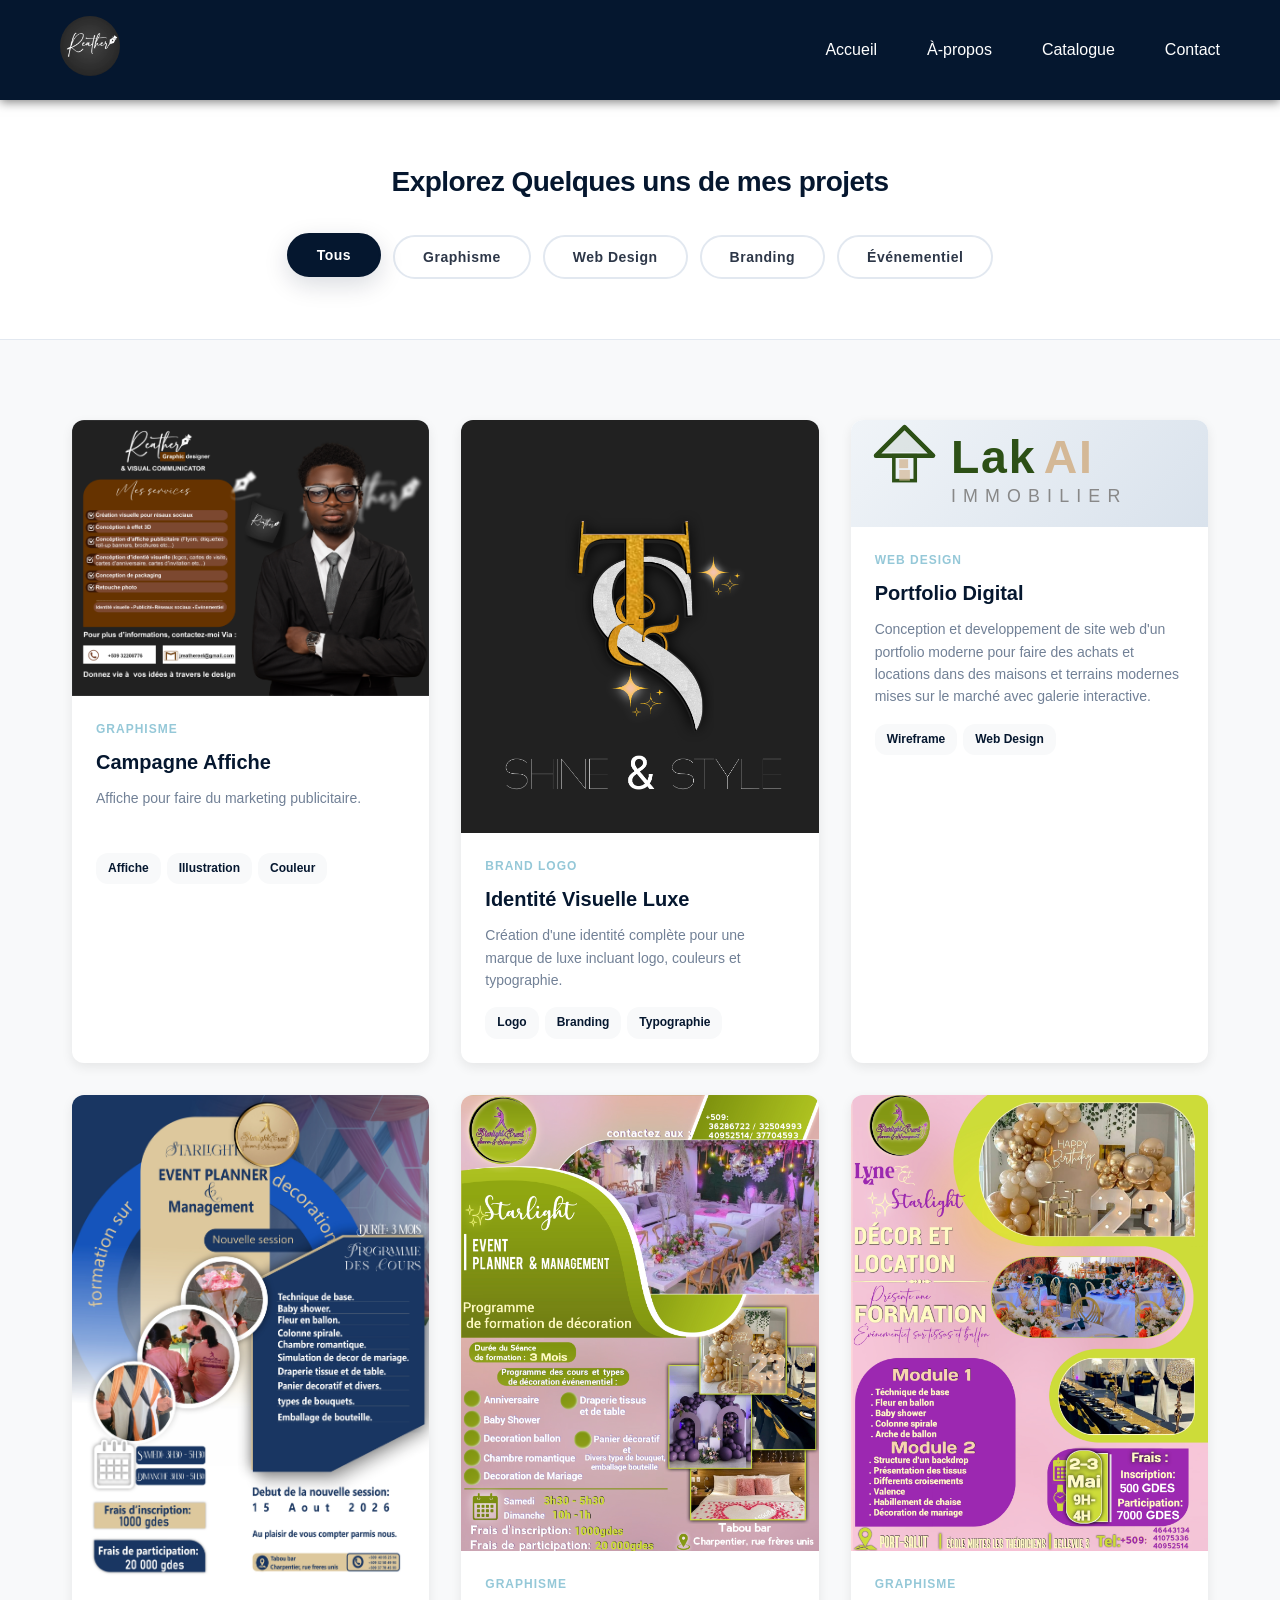
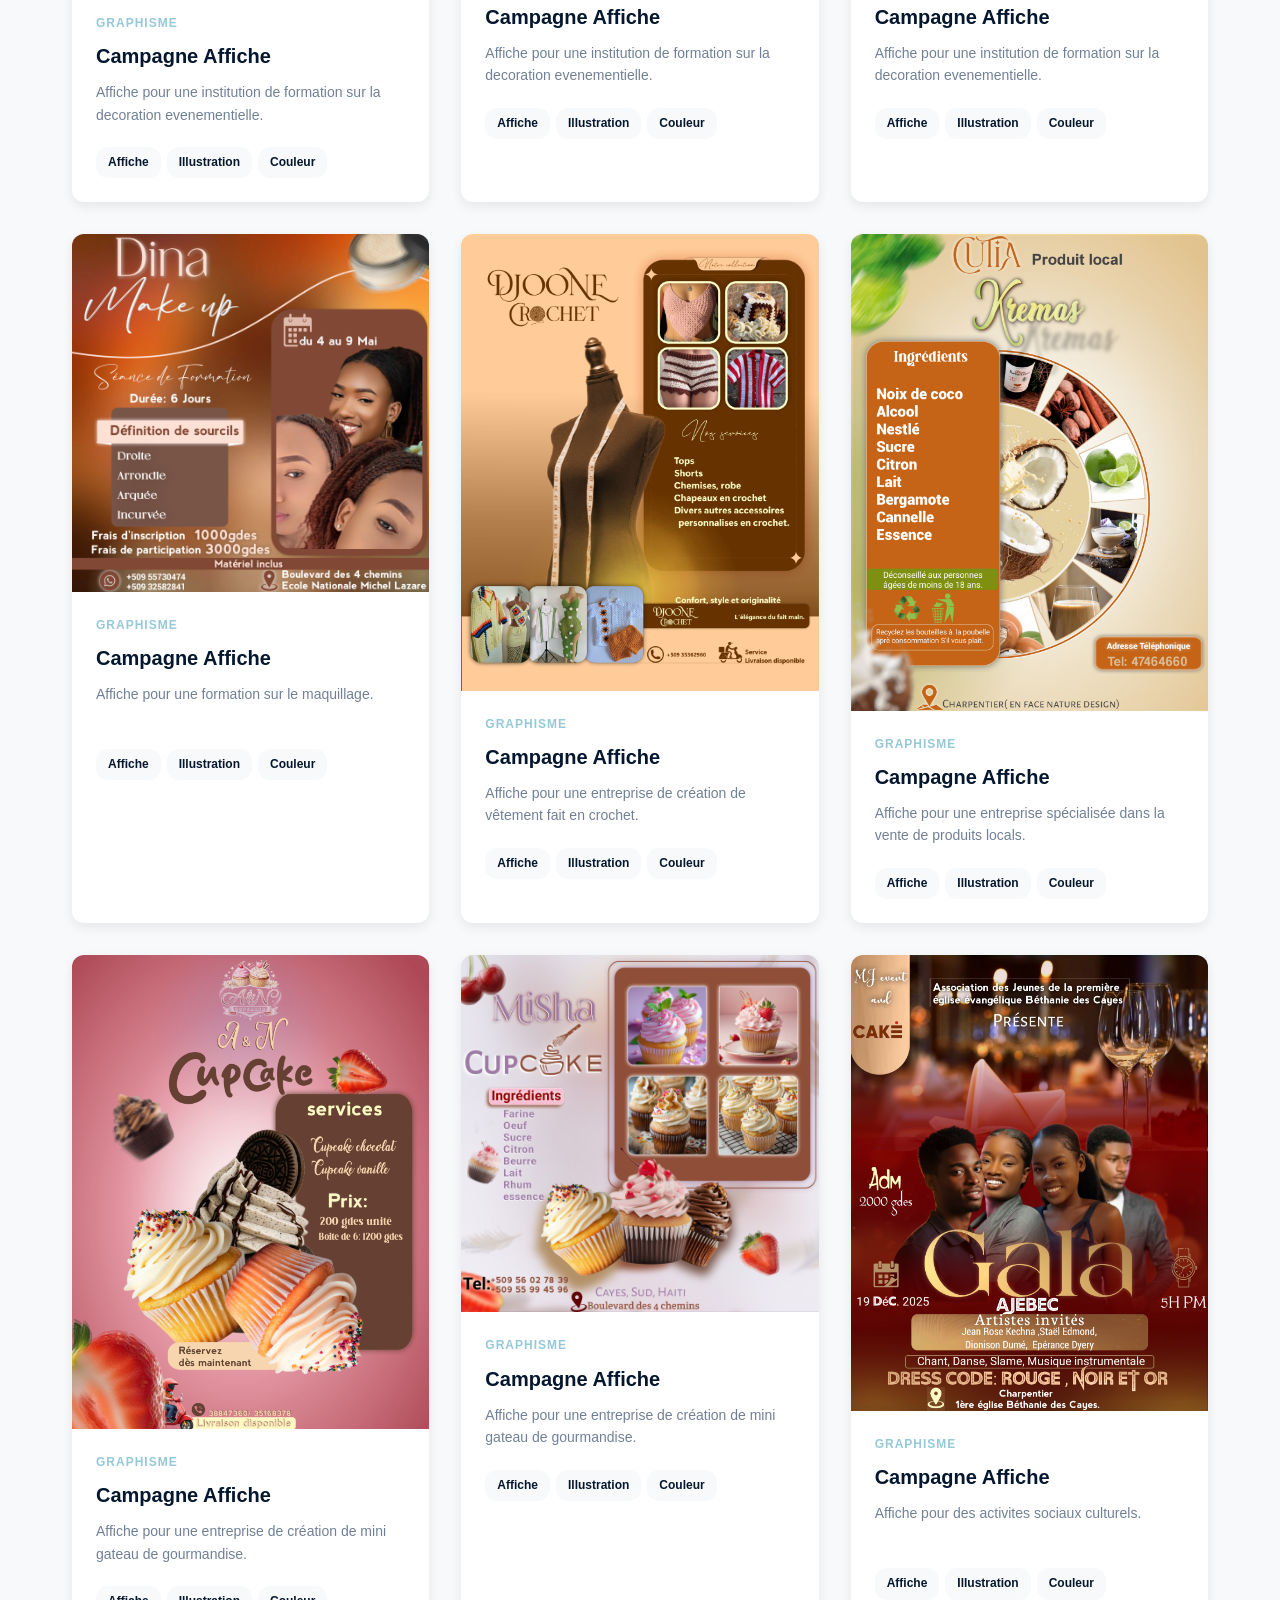
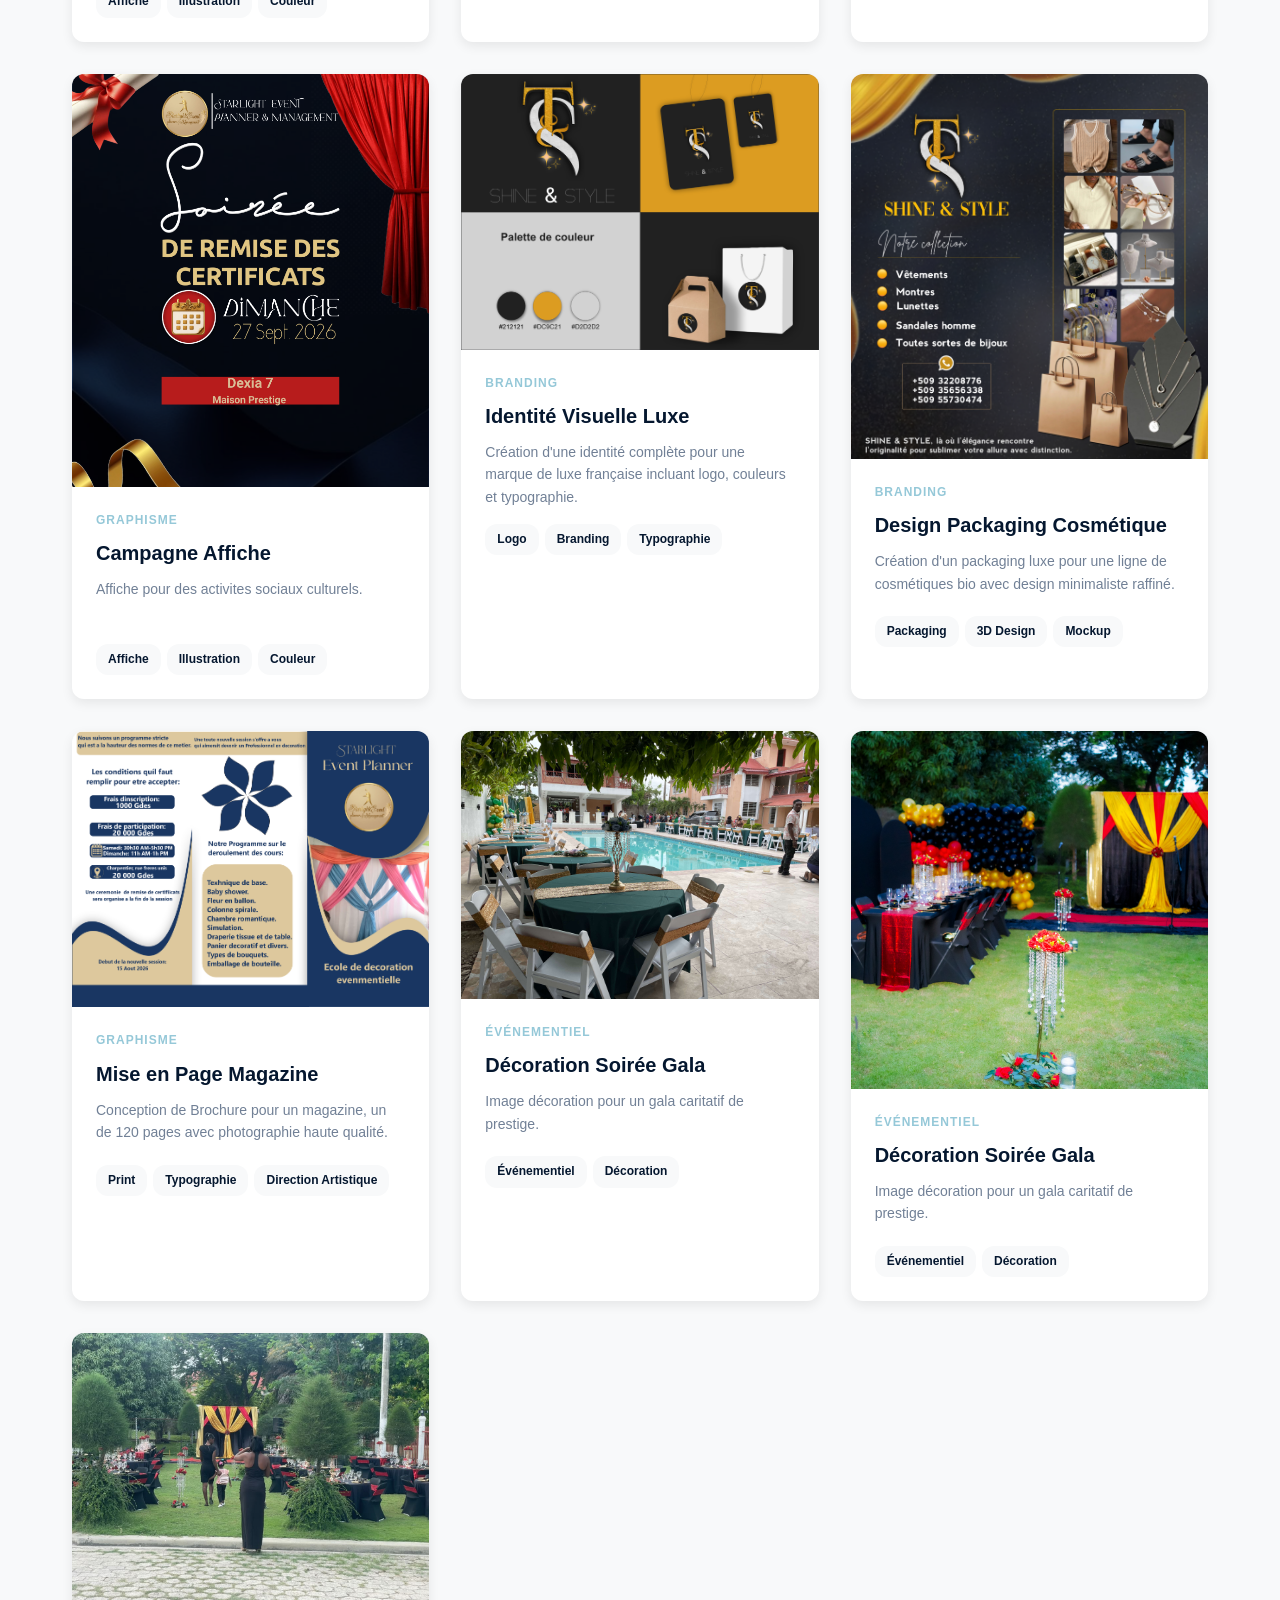
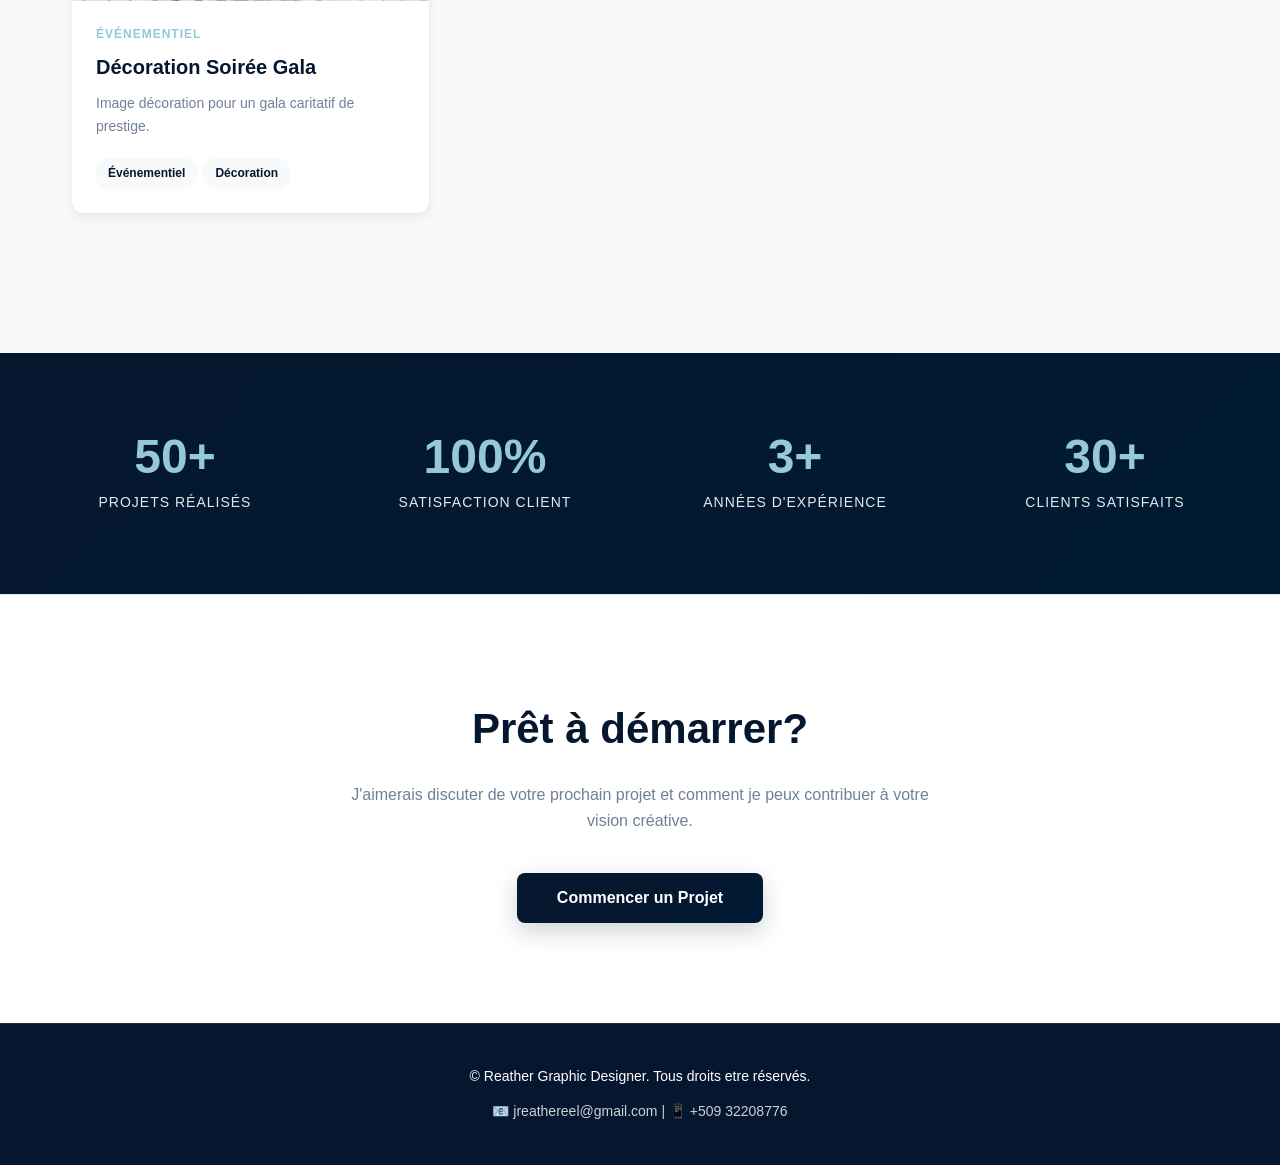
<file: travaux.html>
<!DOCTYPE html>
<html lang="fr">
<head>
    <meta charset="UTF-8">
    <meta name="viewport" content="width=device-width, initial-scale=1.0">
    <title>Mes Travaux - Reather Graphic Designer</title>
    <link rel="stylesheet" href="css/travaux.css">
    <link rel="stylesheet" href="css/style-responsive.css">
</head>
<body class="tete" >
     <header class="navbar">
        <div class="logo">
            <img src="image/Mon logo.jpg" alt="Logo Reathereel">
        </div>
        
        <nav>
            <ul class="nav_bar">
                <li><a href="index.html">Accueil</a></li>
                <li><a href="a-propos.html">À-propos</a></li>
                <li><a href="travaux.html">Catalogue</a></li>
                <li><a href="contact.html">Contact</a></li>
            </ul>
        </nav>
        
        <div class="menu-toggle">
            <span></span>
            <span></span>
            <span></span>
        </div>
    </header>

    <main>
        <!-- FILTERS SECTION -->
        <section class="filters-section" id="works">
            <div class="filters-container">
                <div class="filters-title">Explorez Quelques uns de mes projets</div>
                <div class="filter-buttons">
                    <button class="filter-btn active" data-filter="tous">Tous</button>
                    <button class="filter-btn" data-filter="graphisme">Graphisme</button>
                    <button class="filter-btn" data-filter="web">Web Design</button>
                    <button class="filter-btn" data-filter="branding">Branding</button>
                    <button class="filter-btn" data-filter="evenementiel">Événementiel</button>
                </div>
            </div>
        </section>
        


   

        <!-- GALLERY SECTION -->
        <section class="gallery-section">
            <div class="gallery-grid" id="gallery">

                   <!-- Project 1 -->

                 <div class="project-card" data-category="graphisme">
                    <div class="project-image">
                        <img src="image/Branding13.png" alt="Campagne Affiche">
                    </div>
                    <div class="project-info">
                        <div class="project-category">Graphisme</div>
                        <h3 class="project-title">Campagne Affiche</h3>
                        <p class="project-description"> Affiche pour faire du marketing publicitaire.</p>
                        <div class="project-skills">
                            <span class="skill-tag">Affiche</span>
                            <span class="skill-tag">Illustration</span>
                            <span class="skill-tag">Couleur</span>
                        </div>
                    </div>
                </div>
                <!-- Project 1 -->
            
                <div class="project-card" data-category="graphisme">
                    <div class="project-image">
                        <img src="image/logo Shine & Style.jpg" alt="Identity Visuelle Luxe">
                    </div>
                    <div class="project-info">
                        <div class="project-category">Brand logo</div>
                        <h3 class="project-title">Identité Visuelle Luxe</h3>
                        <p class="project-description">Création d'une identité complète pour une marque de luxe incluant logo, couleurs et typographie.</p>
                        <div class="project-skills">
                            <span class="skill-tag">Logo</span>
                            <span class="skill-tag">Branding</span>
                            <span class="skill-tag">Typographie</span>
                        </div>
                    </div>
                </div>
            
         
                 

                <!-- Project 2 -->
                <div class="project-card" data-category="web">
                    <div class="project-image">
                        <img src="image/logo-agrandi.svg" alt="Portfolio Web Design">
                    </div>
                    <div class="project-info">
                        <div class="project-category">Web Design</div>
                        <h3 class="project-title">Portfolio Digital</h3>
                        <p class="project-description">Conception et developpement de  site web d'un portfolio moderne pour faire des achats et locations dans des maisons et terrains modernes mises sur le marché avec galerie interactive.</p>
                        <div class="project-skills">
                            <span class="skill-tag">Wireframe</span>
                            <span class="skill-tag">Web Design</span>
                        </div>
                    </div>
                </div>

                <!-- Project 3 -->
                <div class="project-card" data-category="graphisme">
                    <div class="project-image">
                        <img src="image/Nouvelle session Starlight 15 Aout 2026.jpg" alt="Campagne Affiche">
                    </div>
                    <div class="project-info">
                        <div class="project-category">Graphisme</div>
                        <h3 class="project-title">Campagne Affiche</h3>
                        <p class="project-description"> Affiche pour une institution de formation sur la decoration evenementielle.</p>
                        <div class="project-skills">
                            <span class="skill-tag">Affiche</span>
                            <span class="skill-tag">Illustration</span>
                            <span class="skill-tag">Couleur</span>
                        </div>
                    </div>
                </div>


                 <!-- Project 3 -->
                <div class="project-card" data-category="graphisme">
                    <div class="project-image">
                        <img src="image/campagne publicitaire.jpg" alt="Campagne Affiche">
                    </div>
                    <div class="project-info">
                        <div class="project-category">Graphisme</div>
                        <h3 class="project-title">Campagne Affiche</h3>
                        <p class="project-description"> Affiche pour une institution de formation sur la decoration evenementielle.</p>
                        <div class="project-skills">
                            <span class="skill-tag">Affiche</span>
                            <span class="skill-tag">Illustration</span>
                            <span class="skill-tag">Couleur</span>
                        </div>
                    </div>
                </div>

                

                 <!-- Project 3 -->
                <div class="project-card" data-category="graphisme">
                    <div class="project-image">
                        <img src="image/seminaire.jpg" alt="Campagne Affiche">
                    </div>
                    <div class="project-info">
                        <div class="project-category">Graphisme</div>
                        <h3 class="project-title">Campagne Affiche</h3>
                        <p class="project-description"> Affiche pour une institution de formation sur la decoration evenementielle.</p>
                        <div class="project-skills">
                            <span class="skill-tag">Affiche</span>
                            <span class="skill-tag">Illustration</span>
                            <span class="skill-tag">Couleur</span>
                        </div>
                    </div>
                </div>

                  <!-- Project 3 -->
                <div class="project-card" data-category="graphisme">
                    <div class="project-image">
                        <img src="image/dina-makeup.jpg" alt="Campagne Affiche">
                    </div>
                    <div class="project-info">
                        <div class="project-category">Graphisme</div>
                        <h3 class="project-title">Campagne Affiche</h3>
                        <p class="project-description"> Affiche pour une formation sur le maquillage.</p>
                        <div class="project-skills">
                            <span class="skill-tag">Affiche</span>
                            <span class="skill-tag">Illustration</span>
                            <span class="skill-tag">Couleur</span>
                        </div>
                    </div>
                </div>

                

                <!-- Project 4 -->
                <div class="project-card" data-category="graphisme">
                    <div class="project-image">
                        <img src="image/Jhenny Creation modif.jpg" alt="Campagne Affiche">
                    </div>
                    <div class="project-info">
                        <div class="project-category">Graphisme</div>
                        <h3 class="project-title">Campagne Affiche</h3>
                        <p class="project-description"> Affiche pour une entreprise de création de vêtement fait en crochet.</p>
                        <div class="project-skills">
                            <span class="skill-tag">Affiche</span>
                            <span class="skill-tag">Illustration</span>
                            <span class="skill-tag">Couleur</span>
                        </div>
                    </div>
                </div>

                
                <!-- Project 4 -->
                <div class="project-card" data-category="graphisme">
                    <div class="project-image">
                        <img src="image/kremas.png" alt="Campagne Affiche">
                    </div>
                    <div class="project-info">
                        <div class="project-category">Graphisme</div>
                        <h3 class="project-title">Campagne Affiche</h3>
                        <p class="project-description"> Affiche pour une entreprise spécialisée dans la vente de produits locals.</p>
                        <div class="project-skills">
                            <span class="skill-tag">Affiche</span>
                            <span class="skill-tag">Illustration</span>
                            <span class="skill-tag">Couleur</span>
                        </div>
                    </div>
                </div>

                     <!-- Project 5 -->
                 <div class="project-card" data-category="graphisme">
                    <div class="project-image">
                        <img src="image/affiche cupcake.jpg" alt="Campagne Affiche">
                    </div>
                    <div class="project-info">
                        <div class="project-category">Graphisme</div>
                        <h3 class="project-title">Campagne Affiche</h3>
                        <p class="project-description"> Affiche pour une entreprise de création de mini gateau de gourmandise.</p>
                        <div class="project-skills">
                            <span class="skill-tag">Affiche</span>
                            <span class="skill-tag">Illustration</span>
                            <span class="skill-tag">Couleur</span>
                        </div>
                    </div>
                </div>

                     <!-- Project 5 -->
                 <div class="project-card" data-category="graphisme">
                    <div class="project-image">
                        <img src="image/misha-cupcake.jpg" alt="Campagne Affiche">
                    </div>
                    <div class="project-info">
                        <div class="project-category">Graphisme</div>
                        <h3 class="project-title">Campagne Affiche</h3>
                        <p class="project-description"> Affiche pour une entreprise de création de mini gateau de gourmandise.</p>
                        <div class="project-skills">
                            <span class="skill-tag">Affiche</span>
                            <span class="skill-tag">Illustration</span>
                            <span class="skill-tag">Couleur</span>
                        </div>
                    </div>
                </div>

                <!-- Project 5 -->
                <div class="project-card" data-category="graphisme">
                    <div class="project-image">
                        <img src="image/Affiche de soiree.jpg" alt="Campagne Affiche">
                    </div>
                    <div class="project-info">
                        <div class="project-category">Graphisme</div>
                        <h3 class="project-title">Campagne Affiche</h3>
                        <p class="project-description"> Affiche pour des activites sociaux culturels.</p>
                        <div class="project-skills">
                            <span class="skill-tag">Affiche</span>
                            <span class="skill-tag">Illustration</span>
                            <span class="skill-tag">Couleur</span>
                        </div>
                    </div>
                </div>

                   <!-- Project 6 -->
                <div class="project-card" data-category="graphisme">
                    <div class="project-image">
                        <img src="image/affiche soiree.png" alt="Campagne Affiche">
                    </div>
                    <div class="project-info">
                        <div class="project-category">Graphisme</div>
                        <h3 class="project-title">Campagne Affiche</h3>
                        <p class="project-description"> Affiche pour des activites sociaux culturels.</p>
                        <div class="project-skills">
                            <span class="skill-tag">Affiche</span>
                            <span class="skill-tag">Illustration</span>
                            <span class="skill-tag">Couleur</span>
                        </div>
                    </div>
                </div>

                <!-- Project 6 -->
               <div class="project-card" data-category="branding">
                    <div class="project-image">
                        <img src="image/Branding.png" alt="Identity Visuelle Luxe">
                    </div>
                    <div class="project-info">
                        <div class="project-category">Branding</div>
                        <h3 class="project-title">Identité Visuelle Luxe</h3>
                        <p class="project-description">Création d'une identité complète pour une marque de luxe française incluant logo, couleurs et typographie.</p>
                        <div class="project-skills">
                            <span class="skill-tag">Logo</span>
                            <span class="skill-tag">Branding</span>
                            <span class="skill-tag">Typographie</span>
                        </div>
                    </div>
                </div>

               
                  <!-- Project 7 -->
               <div class="project-card" data-category="branding">
                    <div class="project-image">
                        <img src="image/Affiche shine & Style.jpg" alt="Packaging Design">
                    </div>
                    <div class="project-info">
                        <div class="project-category">Branding</div>
                        <h3 class="project-title">Design Packaging Cosmétique</h3>
                        <p class="project-description">Création d'un packaging luxe pour une ligne de cosmétiques bio avec design minimaliste raffiné.</p>
                        <div class="project-skills">
                            <span class="skill-tag">Packaging</span>
                            <span class="skill-tag">3D Design</span>
                            <span class="skill-tag">Mockup</span>
                        </div>
                    </div>
                </div>
                

                <!-- Project 8 -->
                <div class="project-card" data-category="graphisme">
                    <div class="project-image">
                        <img src="image/Projet  mise en page Corel final de JOSEPH REATHEREEL.png" alt="Magazine Layout">
                    </div>
                    <div class="project-info">
                        <div class="project-category">Graphisme</div>
                        <h3 class="project-title">Mise en Page Magazine</h3>
                        <p class="project-description">Conception de Brochure pour un magazine, un  de 120 pages avec photographie haute qualité.</p>
                        <div class="project-skills">
                            <span class="skill-tag">Print</span>
                            <span class="skill-tag">Typographie</span>
                            <span class="skill-tag">Direction Artistique</span>
                        </div>
                    </div>
                </div>
                
                <!-- Project 4 -->
                <div class="project-card" data-category="evenementiel">
                    <div class="project-image">
                        <img src="image/image de decoration.jpeg" alt="Design Événement">
                    </div>
                    <div class="project-info">
                        <div class="project-category">Événementiel</div>
                        <h3 class="project-title">Décoration Soirée Gala</h3>
                        <p class="project-description">Image décoration pour un gala caritatif de prestige.</p>
                        <div class="project-skills">
                            <span class="skill-tag">Événementiel</span>
                            <span class="skill-tag">Décoration</span>
                            
                        </div>
                    </div>
                </div>


                      <div class="project-card" data-category="evenementiel">
                    <div class="project-image">
                        <img src="image/soiree.JPG" alt="Design Événement">
                    </div>
                    <div class="project-info">
                        <div class="project-category">Événementiel</div>
                        <h3 class="project-title">Décoration Soirée Gala</h3>
                        <p class="project-description">Image décoration pour un gala caritatif de prestige.</p>
                        <div class="project-skills">
                            <span class="skill-tag">Événementiel</span>
                            <span class="skill-tag">Décoration</span>
                            
                        </div>
                    </div>
                </div>



                <!-- Project 9 -->
                
                      <div class="project-card" data-category="evenementiel">
                    <div class="project-image">
                        <img src="image/Premiere soiree.jpg" alt="Design Événement">
                    </div>
                    <div class="project-info">
                        <div class="project-category">Événementiel</div>
                        <h3 class="project-title">Décoration Soirée Gala</h3>
                        <p class="project-description">Image décoration pour un gala caritatif de prestige.</p>
                        <div class="project-skills">
                            <span class="skill-tag">Événementiel</span>
                            <span class="skill-tag">Décoration</span>
                            
                        </div>
                    </div>
                </div>



            </div>

                  
        </section>

        <!-- STATS SECTION -->
        <section class="stats-section">
            <div class="stats-container">
                <div class="stat-box">
                    <div class="stat-number">50+</div>
                    <div class="stat-label">Projets Réalisés</div>
                </div>
                <div class="stat-box">
                    <div class="stat-number">100%</div>
                    <div class="stat-label">Satisfaction Client</div>
                </div>
                <div class="stat-box">
                    <div class="stat-number">3+</div>
                    <div class="stat-label">Années d'Expérience</div>
                </div>
                <div class="stat-box">
                    <div class="stat-number">30+</div>
                    <div class="stat-label">Clients Satisfaits</div>
                </div>
            </div>
        </section>

        <!-- CTA SECTION -->
        <section class="cta-section">
            <div class="cta-content">
                <h2>Prêt à démarrer?</h2>
                <p>J'aimerais discuter de votre prochain projet et comment je peux contribuer à votre vision créative.</p>
                <button class="cta-button" onclick="alert('Contactez-moi à:')">
                    <a href="contact.html">Commencer un Projet</a></button>
            </div>
        </section>
    </main>

    <!-- FOOTER -->
    <footer id="contact">
        <p>&copy;  Reather Graphic Designer. Tous droits etre réservés.</p>
        <p>📧 jreathereel@gmail.com | 📱 +509 32208776</p>
    </footer>

    <script src="js/script-responsive.js"></script>
    <script src="js/javascript.js"></script>
        <script src="js/script (3).js"></script>
   
</body>
</html>
</file>
<file: css/travaux.css>
/* ========== ROOT VARIABLES ========== */
:root {
    --primary: #05172f;
    --primary-dark: #001a33;
    --secondary: #95c8d8;
    --accent: #e8b4b8;
    --light-bg: #f8f9fa;
    --dark-text: #2d3748;
    --border: #e2e8f0;
    --beige: #f5e6d3;
    --plus-color: #0b4a6f;
}

/* ========== RESET ========== */
* {
    margin: 0;
    padding: 0;
    box-sizing: border-box;
}

html {
    scroll-behavior: smooth;
}

.tete {
    min-height: 100vh;
    font-family: 'Arial', 'Helvetica', sans-serif;
    display: flex;
    flex-direction: column;
    background-color: var(--light-bg);
}

/* ========== NAVBAR ========== */
.navbar {
    background-color: var(--primary);
    width: 100%;
    height: auto;
    z-index: 1000;
    position: fixed;
    top: 0;
    left: 0;
    box-shadow: 0 4px 12px rgba(0, 0, 0, 0.15);
}

.menu {
    background-color: var(--primary);
    position: relative;
    z-index: 10;
    height: 70px;
    width: 100%;
    justify-content: space-between;
    align-items: center;
    display: flex;
    padding: 0 20px;
}

.Logo {
    padding: 10px 20px;
    margin-left: 0;
}

.Logo img {
    width: 60px;
    height: auto;
    border-radius: 50%;
    box-shadow: 0 0px 20px var(--beige);
    transition: transform 0.3s ease;
}

.Logo img:hover {
    transform: scale(1.05);
}

.nav_bar {
    display: flex;
    gap: 40px;
    justify-content: flex-end;
    margin-right: 20px;
}

.nav_bar a {
    text-decoration: none;
    color: var(--beige);
    font-size: 16px;
    font-weight: 500;
    transition: all 0.3s ease;
    position: relative;
}

.nav_bar a:hover {
    color: var(--beige);
    background-color: rgba(245, 230, 211, 0.1);
    padding: 8px 12px;
    border-radius: 8px;
}

.nav_bar a::after {
    content: '';
    position: absolute;
    bottom: -5px;
    left: 0;
    width: 0;
    height: 2px;
    background: var(--secondary);
    transition: width 0.3s ease;
}

.nav_bar a:hover::after {
    width: 100%;
}

.nav_bar a.active {
    background: var(--primary);
    color: white;
    border-color: var(--primary);
    transform: translateY(-2px);
    box-shadow: 0 8px 24px rgba(5, 23, 47, 0.15);
}

/* ========== MAIN ========== */
main {
    flex: 1;
    margin-top: 70px;
    padding-top: 30px;
}

/* ========== FILTERS SECTION ========== */
.filters-section {
    background: white;
    padding: 60px 2rem;
    text-align: center;
    border-bottom: 1px solid var(--border);
}

.filters-container {
    max-width: 1200px;
    margin: 0 auto;
}

.filters-title {
    font-size: 28px;
    font-weight: 700;
    color: var(--primary);
    margin-bottom: 30px;
    letter-spacing: -0.5px;
}

.filter-buttons {
    display: flex;
    gap: 12px;
    justify-content: center;
    flex-wrap: wrap;
}

.filter-btn {
    padding: 12px 28px;
    border: 2px solid var(--border);
    background: white;
    color: var(--dark-text);
    border-radius: 25px;
    cursor: pointer;
    font-size: 14px;
    font-weight: 600;
    transition: all 0.3s cubic-bezier(0.175, 0.885, 0.32, 1.275);
    text-transform: capitalize;
    letter-spacing: 0.5px;
}

.filter-btn:hover {
    border-color: var(--primary);
    transform: translateY(-2px);
    box-shadow: 0 6px 20px rgba(5, 23, 47, 0.12);
}

.filter-btn.active {
    background: var(--primary);
    color: white;
    border-color: var(--primary);
    transform: translateY(-2px);
    box-shadow: 0 8px 24px rgba(5, 23, 47, 0.15);
}

/* ========== GALLERY SECTION ========== */
.gallery-section {
    max-width: 1200px;
    margin: 0 auto;
    padding: 80px 2rem;
    width: 100%;
}

.gallery-grid {
    display: grid;
    grid-template-columns: repeat(auto-fit, minmax(320px, 1fr));
    gap: 32px;
    animation: gridFadeIn 0.6s ease-out;
}

@keyframes gridFadeIn {
    from {
        opacity: 0;
    }
    to {
        opacity: 1;
    }
}

.project-card {
    background: white;
    border-radius: 12px;
    overflow: hidden;
    cursor: pointer;
    transition: all 0.4s cubic-bezier(0.175, 0.885, 0.32, 1.275);
    box-shadow: 0 4px 12px rgba(0, 0, 0, 0.08);
    animation: cardFadeIn 0.6s ease-out forwards;
}

.project-card.hidden {
    display: none;
}

.project-card.show {
    animation: cardFadeIn 0.6s ease-out forwards;
}

@keyframes cardFadeIn {
    from {
        opacity: 0;
        transform: translateY(20px);
    }
    to {
        opacity: 1;
        transform: translateY(0);
    }
}

.project-card:hover {
    transform: translateY(-8px);
    box-shadow: 0 20px 40px rgba(0, 0, 0, 0.15);
}

.project-image {
    width: 100%;
    height: auto;
    background: linear-gradient(135deg, #f0f4f8 0%, #d9e2ec 100%);
    overflow: hidden;
    position: relative;
    display: flex;
    align-items: center;
    justify-content: center;
}

.project-card:hover .project-image::after {
    opacity: 1;
}

.project-image::after {
    content: '';
    position: absolute;
    top: 0;
    left: 0;
    right: 0;
    bottom: 0;
    background: rgba(5, 23, 47, 0.3);
    opacity: 0;
    transition: opacity 0.3s ease;
    z-index: 1;
}

.project-image img {
    width: 100%;
    height: auto;
    object-fit: contain;
    display: block;
    transition: transform 0.4s ease;
    position: relative;
    z-index: 0;
    cursor: pointer;
}

.project-card:hover .project-image img {
    transform: scale(1.08);
}

.project-info {
    padding: 24px;
}

.project-category {
    font-size: 12px;
    font-weight: 700;
    text-transform: uppercase;
    letter-spacing: 1px;
    color: var(--secondary);
    margin-bottom: 10px;
}

.project-title {
    font-size: 20px;
    font-weight: 700;
    color: var(--primary);
    margin-bottom: 12px;
    line-height: 1.3;
}

.project-description {
    font-size: 14px;
    color: #718096;
    line-height: 1.6;
    margin-bottom: 16px;
    min-height: 50px;
}

.project-skills {
    display: flex;
    gap: 6px;
    flex-wrap: wrap;
}

.skill-tag {
    background: var(--light-bg);
    color: var(--primary);
    padding: 6px 12px;
    border-radius: 12px;
    font-size: 12px;
    font-weight: 600;
    transition: all 0.3s ease;
}

.skill-tag:hover {
    background: var(--primary);
    color: white;
    transform: translateY(-2px);
}

/* ========== HIDE DESCRIPTIONS WHEN FILTERING BY CATEGORY ========== */
.gallery-grid.category-view .project-info {
    display: none;
}

.gallery-grid.category-view .project-card {
    cursor: zoom-in;
}

/* ========== LIGHTBOX (MODAL) ========== */
.lightbox-overlay {
    position: fixed;
    top: 0;
    left: 0;
    right: 0;
    bottom: 0;
    background: rgba(0, 0, 0, 0.95);
    display: flex;
    align-items: center;
    justify-content: center;
    z-index: 2000;
    opacity: 0;
    visibility: hidden;
    transition: opacity 0.3s ease, visibility 0.3s ease;
}

.lightbox-overlay.active {
    opacity: 1;
    visibility: visible;
}

.lightbox-content {
    position: relative;
    width: 90%;
    max-width: 1000px;
    max-height: 85vh;
    display: flex;
    align-items: center;
    justify-content: center;
    animation: lightboxZoom 0.3s ease;
}

@keyframes lightboxZoom {
    from {
        transform: scale(0.8);
        opacity: 0;
    }
    to {
        transform: scale(1);
        opacity: 1;
    }
}

.lightbox-content img {
    width: 100%;
    height: auto;
    max-height: 85vh;
    object-fit: contain;
    border-radius: 8px;
}

.lightbox-close {
    position: absolute;
    top: -40px;
    right: 0;
    background: none;
    border: none;
    color: white;
    font-size: 36px;
    cursor: pointer;
    transition: color 0.3s ease;
    z-index: 2001;
}

.lightbox-close:hover {
    color: var(--secondary);
}

/* ========== STATS SECTION ========== */
.stats-section {
    background: linear-gradient(135deg, var(--primary) 0%, var(--primary-dark) 100%);
    color: white;
    padding: 80px 2rem;
    margin-top: 60px;
}

.stats-container {
    max-width: 1200px;
    margin: 0 auto;
    display: grid;
    grid-template-columns: repeat(auto-fit, minmax(200px, 1fr));
    gap: 40px;
    text-align: center;
}

.stat-box {
    animation: statPulse 0.8s ease-out;
}

@keyframes statPulse {
    from {
        opacity: 0;
        transform: scale(0.9);
    }
    to {
        opacity: 1;
        transform: scale(1);
    }
}

.stat-number {
    font-size: 48px;
    font-weight: 800;
    color: var(--secondary);
    margin-bottom: 10px;
    line-height: 1;
}

.stat-label {
    font-size: 14px;
    text-transform: uppercase;
    letter-spacing: 1px;
    opacity: 0.9;
    font-weight: 500;
}

/* ========== CTA SECTION ========== */
.cta-section {
    background: white;
    padding: 100px 2rem;
    text-align: center;
    border-top: 1px solid var(--border);
}

.cta-content {
    max-width: 600px;
    margin: 0 auto;
}

.cta-section h2 {
    font-size: 42px;
    color: var(--primary);
    margin-bottom: 20px;
    font-weight: 700;
}

.cta-section p {
    font-size: 16px;
    color: #718096;
    margin-bottom: 40px;
    line-height: 1.6;
}

.cta-button {
    display: inline-block;
    padding: 16px 40px;
    background: linear-gradient(135deg, var(--primary) 50%, var(--primary-dark) 100%);
    color: white;
    text-decoration: none;
    border-radius: 8px;
    font-weight: 600;
    font-size: 16px;
    transition: all 0.3s ease;
    box-shadow: 0 8px 24px rgba(5, 23, 47, 0.2);
    border: none;
    cursor: pointer;
}

.cta-button a {
    text-decoration: none;
    color: white;
}

.cta-button:hover {
    transform: translateY(-3px);
    box-shadow: 0 12px 32px rgba(5, 23, 47, 0.3);
}

.cta-button:active {
    transform: translateY(-1px);
}

/* ========== FOOTER ========== */
footer {
    background: var(--primary);
    color: white;
    padding: 40px 2rem;
    text-align: center;
    font-size: 14px;
    border-top: 1px solid rgba(255, 255, 255, 0.1);
    margin-top: auto;
}

footer p {
    margin-bottom: 10px;
    line-height: 1.8;
}

footer p:last-child {
    margin-bottom: 0;
    opacity: 0.8;
}

/* ========== RESPONSIVE DESIGN ========== */
@media (max-width: 1024px) {
    .gallery-grid {
        grid-template-columns: repeat(auto-fit, minmax(280px, 1fr));
        gap: 24px;
    }

    .nav_bar {
        gap: 30px;
    }

    .lightbox-content img {
        max-height: 70vh;
    }
}

@media (max-width: 768px) {
    .menu {
        height: auto;
        flex-direction: column;
        padding: 15px 20px;
        gap: 15px;
    }

    .nav_bar {
        gap: 20px;
        margin-right: 0;
    }

    .nav_bar a {
        font-size: 14px;
    }

    main {
        margin-top: 100px;
    }

    .filters-title {
        font-size: 22px;
    }

    .filter-buttons {
        gap: 8px;
    }

    .filter-btn {
        padding: 8px 16px;
        font-size: 12px;
    }

    .gallery-grid {
        grid-template-columns: 1fr;
        gap: 20px;
        padding: 40px 1rem;
    }

    .project-image {
        width: 100%;
        height: auto;
    }

    .stats-container {
        grid-template-columns: repeat(2, 1fr);
        gap: 30px;
    }

    .stat-number {
        font-size: 36px;
    }

    .cta-section h2 {
        font-size: 32px;
    }

    .cta-section p {
        font-size: 14px;
    }

    .cta-button {
        padding: 12px 30px;
        font-size: 14px;
    }

    .lightbox-close {
        top: -35px;
        font-size: 28px;
    }

    .lightbox-content img {
        max-height: 60vh;
    }
}

@media (max-width: 480px) {
    .navbar {
        height: auto;
    }

    .menu {
        flex-direction: column;
        padding: 10px;
    }

    .Logo {
        padding: 5px;
    }

    .Logo img {
        width: 50px;
    }

    .nav_bar {
        gap: 15px;
        margin-right: 0;
        justify-content: space-around;
        width: 100%;
    }

    .nav_bar a {
        font-size: 12px;
    }

    main {
        margin-top: 130px;
    }

    .gallery-section {
        padding: 40px 1rem;
    }

    .gallery-grid {
        grid-template-columns: 1fr;
        gap: 16px;
    }

    .filter-buttons {
        gap: 6px;
    }

    .filter-btn {
        padding: 6px 12px;
        font-size: 11px;
    }

    .project-image {
        height: 180px;
    }

    .project-image img {
        width: 100%;
        height: auto;
    }

    .project-info {
        padding: 16px;
    }

    .project-title {
        font-size: 16px;
    }

    .project-description {
        font-size: 12px;
        min-height: auto;
    }

    .stats-container {
        grid-template-columns: 1fr;
        gap: 25px;
    }

    .stat-number {
        font-size: 32px;
    }

    .stat-label {
        font-size: 12px;
    }

    .cta-section {
        padding: 60px 1rem;
    }

    .cta-section h2 {
        font-size: 24px;
    }

    .cta-section p {
        font-size: 13px;
    }

    .cta-button {
        padding: 10px 24px;
        font-size: 13px;
    }

    footer {
        padding: 30px 1rem;
        font-size: 12px;
    }

    .lightbox-close {
        top: -30px;
        font-size: 24px;
    }

    .lightbox-content {
        width: 95%;
    }

    .lightbox-content img {
        max-height: 50vh;
    }
}
</file>
<file: css/style-responsive.css>
/* ===== VARIABLES CSS ===== */
:root {
  --primary-color:  #05172f;
  --secondary-color:  #05172f;
  --accent-color: beige;
  --text-light: white;
  --text-dark: #1a1a1a;
  --border-color: beige;
  --bg-dark: #0a0a0a;
  --background-color: white;
  --plus-color:  #0b4a6f;
  --transition: 0.3s ease;
}

/* ===== RESET & GENERAL ===== */
* {
  margin: 0;
  padding: 0;
  box-sizing: border-box;
}

html {
  scroll-behavior: smooth;
}

body {
  font-family: Arial, Helvetica, sans-serif;
  background-color: var(--primary-color);
  color: var(--text-light);
  line-height: 1.6;
  min-height: 100vh;
  display: flex;
  flex-direction: column;
}

main {
  flex: 1;
}

/* ===== NAVBAR ===== */
.navbar {
  background:  #05172f;
  width: 100%;
  height: 100px;
  z-index: 1000;
  position: fixed;
  top: 0;
  left: 0;
  display: flex;
  justify-content: space-between;
  align-items: center;
  padding: 0 40px;
  backdrop-filter: blur(10px);
  box-shadow: 0 2px 10px rgba(0, 0, 0, 0.5);
}

.logo {
  padding: 10px 20px;
  margin-left: 0;
}

.logo img {
  width: 60px;
  height: 60px;
  border-radius: 50%;
  object-fit: cover;
  transition: transform var(--transition);
}

.logo img:hover {
  transform: scale(1.05);
}

.nav_bar {
  display: flex;
  gap: 50px;
  list-style: none;
  align-items: center;
}

.nav_bar a {
  color: var(--text-light);
  text-decoration: none;
  font-size: 16px;
  font-weight: 500;
  position: relative;
  transition: color var(--transition);
}

.nav_bar a::after {
  content: '';
  position: absolute;
  width: 0;
  height: 2px;
  bottom: -5px;
  left: 0;
  background-color: var(--border-color);
  transition: width var(--transition);
}

.nav_bar a:hover {
  color: var(--border-color);
}

.nav_bar a:hover::after {
  width: 100%;
}

/* Menu toggle pour mobile */
.menu-toggle {
  display: none;
  flex-direction: column;
  cursor: pointer;
  gap: 5px;
}

.menu-toggle span {
  width: 25px;
  height: 3px;
  background-color: var(--text-light);
  border-radius: 2px;
  transition: var(--transition);
}

/* ===== MAIN CONTENT ===== */
main {
  margin-top: 100px;
  padding: 0;
}

/* ===== SECTION INFO ===== */
.section_info {
  
  background: radial-gradient(circle at left center, rgb(19, 102, 185), 
 transparent 40%),
  #f5f5f5;
  width: 100%;
  min-height: calc(100vh - 100px);
  display: flex;
  justify-content: space-between;
  align-items: center;
  padding: 60px 80px;
  
}
h1 {
  color: #0b4a6f;
}
.graphic {
  background-color: #0b4a6f;
  color: white;
  padding: 5px 15px;
  display: inline-block;
}
.portrait {
  flex-shrink: 0;
}

.portrait img {
  width: 350px;
  height: 350px;
  border-radius: 50%;
  object-fit: cover;
  border: 8px solid var(--plus-color);
  box-shadow: 0 10px 45px #05172f;
  transition: transform var(--transition);
}

.portrait img:hover {
  transform: scale(1.02);
}

.present_info {

  display: flex;
  flex-direction: column;
  gap: 20px;
}

.info_title {
  font-size: 48px;
  font-weight: bold;
  color: var(--text-dark);
  margin-bottom: 10px;
}

.info_title h1 {
  font-size: 48px;
  margin-bottom: 10px;
}

.info_p {
  font-size: 16px;
  color: var(--text-dark);
  line-height: 1.8;
  max-width: 500px;
}
.info_p strong {
  font-weight: 700;
  font-size: 20px;
}

.voir_plus {
 
  display: inline-block;
  padding: 12px 30px;
   background: linear-gradient(27deg, var(--primary-color), var(--plus-color), var(--plus-color), var(--primary-color));
  color: var(--text-light);
  text-decoration: none;
  border-radius: 5px;
   box-shadow: 0 20px 50px #0b4a6f;
  font-weight: bold;
  transition: all var(--transition);
  width: fit-content;
  margin-top: 15px;
   align-self: center;
}

.voir_plus:hover {
  background-color: var(--text-light);
  color: var(--text-dark);
  transform: translateX(5px);
}


@media (min-width: 769px){
  .section_info {
    justify-content: center;
    gap: 70px;
  }
  .present_info {
    flex: 0 1 550px;
  }
  .voir_plus{
    align-self: center;
  }
}
/* ===== SECTION ABOUT ===== */
.about {
  background-color: var(--plus-color);
  padding: 80px;
  position: relative;
 
}

.about::before {
  content: '';
  position: absolute;
  top: 0;
  left: 0;
  right: 0;
  height: 1px;
 background: linear-gradient(90deg, transparent, var(--primary-color), transparent);
}

.about h2 {
  z-index: 10;
  font-size: 42px;
  text-align: center;
  margin-bottom: 60px;
  color: var(--border-color);
  font-weight: bold;
  position: relative;
}

.about h2::after {
  content: '';
  display: block;
  width: 60px;
  height: 3px;
  background-color: var(--border-color);
  margin: 20px auto 0;
}

.about-text {
  max-width: 800px;
  margin: 0 auto 60px;
  text-align: center;
  font-size: 16px;
  color: var(--text-light);
  line-height: 1.9;
}

.choix {
  display: grid;
  grid-template-columns: repeat(auto-fit, minmax(280px, 1fr));
  gap: 40px;
  margin-bottom: 60px;
}

.choix_card {
  background: linear-gradient(135deg, rgba(8, 81, 126, 0.693) 0%, rgba(1, 13, 34, 0.86) 100%);
  padding: 40px;
  border-radius: 10px;
  border-left: 4px solid var(--border-color);
  transition: all var(--transition);
  position: relative;
  overflow: hidden;
}

.choix_card::before {
  content: '';
  position: absolute;
  top: 0;
  left: 0;
  right: 0;
  height: 100%;
  background: linear-gradient(135deg, transparent, rgba(243, 156, 18, 0.05));
  opacity: 0;
  transition: opacity var(--transition);
}

.choix_card:hover {
  transform: translateY(-10px);
  border-left-color: var(--accent-color);
  box-shadow: 0 15px 40px rgba(249, 211, 150, 0.15);
}

.choix_card:hover::before {
  opacity: 1;
}

.choix_card h2 {
  font-size: 24px;
  color: var(--border-color);
  margin-bottom: 15px;
  font-weight: bold;
  position: relative;
  z-index: 1;
}

.choix_card p {
  font-size: 15px;
  color: var(--text-light);
  line-height: 1.8;
  position: relative;
  z-index: 1;
}

/* Icon/Number styling */
.choix_card::after {
  content: attr(data-icon);
  position: absolute;
  top: 20px;
  right: 25px;
  font-size: 40px;
  opacity: 0.1;
  z-index: 0;
}

.liens {
  text-align: center;
  margin-top: 50px;
}

.liens a {
  display: inline-block;
  padding: 12px 40px;
  background: linear-gradient(27deg, var(--plus-color),var(--primary-color), var(--plus-color));
  color: var(--text-light);
  text-decoration: none;
  border-radius: 5px;
  font-weight: bold;
  transition: all var(--transition);
  text-transform: uppercase;
  letter-spacing: 1px;
  font-size: 14px;
}

.liens a:hover {
  transform: scale(1.05);
  box-shadow: 0 8px 25px rgba(241, 212, 166, 0.3);
}

/* ===== SECTION CHOIX ===== */
.section_choix {
  background-color: var(--primary-color);
  padding: 80px;
  border-top: 1px solid rgba(212, 165, 116, 0.2);
}

.section_choix h2 {
  font-size: 42px;
  text-align: center;
  color: var(--border-color);
  margin-bottom: 60px;
  position: relative;
}

.section_choix h2::after {
  content: '';
  display: block;
  width: 60px;
  height: 3px;
  background-color: var(--border-color);
  margin: 20px auto 0;
}

.experience {
  display: grid;
  grid-template-columns: repeat(auto-fit, minmax(250px, 1fr));
  gap: 40px;
  margin-bottom: 40px;
}

.description {
  text-align: center;
  padding: 30px;
  background: var(--secondary-color);
  border-radius: 10px;
  border-top: 3px solid var(--border-color);
  transition: all var(--transition);
  box-shadow: 0 10px 30px rgba(226, 244, 250, 0.079);
}

.description:hover {
  background-color: #0b4a6f;
  background: rgb(3, 77, 120);
  transform: translateY(-5px);
  box-shadow: 0 10px 30px rgba(240, 246, 248, 0.203);
}

.description h3 {
  font-size: 22px;
  color: var(--border-color);
  margin-bottom: 15px;
  font-weight: bold;
}

.description p {
  font-size: 15px;
  color: var(--text-light);
  line-height: 1.7;
}

/* ===== FOOTER ===== */
.footer {
  background-color: #05172f;
  width: 100%;
  height: auto;
  margin-top: auto;
  display: flex;
  align-items: center;
  justify-content: center;
  padding: 30px;
  border-top: 1px solid  rgb(3, 77, 120);
  position: relative;
}

.position_bar {
  color: var(--text-light);
  text-align: center;
  font-size: 14px;
}

.position_bar p {
  margin: 5px 0;
}

.position_bar strong {
  color: var(--border-color);
}

/* ===== RESPONSIVE DESIGN ===== */

/* Tablette (768px - 1024px) */
@media (max-width: 1024px) {
  .navbar {
    padding: 0 30px;
    height: 90px;
  }

  .nav_bar {
    gap: 30px;
  }

  .section_info {
  
    padding: 60px 40px;
    gap: 40px;
    flex-direction: column;
    text-align: center;
  }

  .portrait img {
    width: 280px;
    height: 280px;
  }

  .info_title {
    font-size: 36px;
  }

  .info_p {
    max-width: none;
  }

  .about,
  .section_choix {
    padding: 60px 40px;
  }

  .about h2,
  .section_choix h2 {
    font-size: 32px;
  }

  .choix {
    grid-template-columns: repeat(2, 1fr);
    gap: 30px;
  }

  .choix_card {
    padding: 30px;
  }
}

/* Petit écran (480px - 768px) */
@media (max-width: 768px) {
  main {
    margin-top: 90px;
  }

  .navbar {
    height: 90px;
    padding: 0 20px;
    justify-content: space-between;
  }

  .nav_bar {
    display: none;
    position: absolute;
    top: 90px;
    left: 0;
    right: 0;
    flex-direction: column;
    background: rgba(11, 74, 111, 0.98);
    padding: 20px;
    gap: 20px;
    z-index: 999;
  }

  .nav_bar.active {
    display: flex;
  }

  .menu-toggle {
    display: flex;
  }

  .logo img {
    width: 50px;
    height: 50px;
  }

  .section_info {
    
    padding: 40px 20px;
    gap: 30px;
    min-height: auto;
  }

  .portrait img {
    width: 220px;
    height: 220px;
    border-width: 6px;
  }

  .info_title h1 {
    font-size: 32px;
  }

  .info_p {
    font-size: 15px;
  }

  .about,
  .section_choix {
    padding: 40px 20px;
  }

  .about h2,
  .section_choix h2 {
    font-size: 26px;
  }

  .choix {
    grid-template-columns: 1fr;
    gap: 20px;
  }

  .choix_card {
    padding: 25px;
  }

  .experience {
    grid-template-columns: 1fr;
    gap: 20px;
  }

  .description {
    padding: 20px;
  }

  .description h3 {
    font-size: 18px;
  }

  .description p {
    font-size: 14px;
  }
}

/* Mobile (moins de 480px) */
@media (max-width: 480px) {
  main {
    margin-top: 80px;
  }

  .navbar {
    height: 80px;
    padding: 0 15px;
  }

  .logo img {
    width: 45px;
    height: 45px;
  }

  .nav_bar a {
    font-size: 14px;
  }

  .section_info {
    padding: 30px 15px;
  }

  .portrait img {
    width: 180px;
    height: 180px;
  }

  .info_title h1 {
    font-size: 24px;
  }

  .info_p {
    font-size: 14px;
  }

  .voir_plus {
    padding: 10px 25px;
    font-size: 14px;
   

  }
  .about,
  .section_choix {
    padding: 30px 15px;
  }

  .about h2,
  .section_choix h2 {
    font-size: 22px;
  }

  .about-text {
    font-size: 14px;
  }

  .choix_card {
    padding: 20px;
    border-left-width: 3px;
  }

  .choix_card h2 {
    font-size: 20px;
  }

  .choix_card p {
    font-size: 14px;
  }

  .liens a {
    padding: 10px 20px;
    font-size: 12px;
  }

  .position_bar {
    font-size: 12px;
  }
}

/* Extra petit (moins de 360px) */
@media (max-width: 360px) {
  .navbar {
    height: 70px;
  }

  .logo img {
    width: 40px;
    height: 40px;
  }

  .portrait img {
    width: 150px;
    height: 150px;
  }

  .info_title h1 {
    font-size: 20px;
  }

  .about h2,
  .section_choix h2 {
    font-size: 18px;
  }

  .choix_card h2 {
    font-size: 18px;
  }
}

/* ===== ANIMATIONS ===== */
@keyframes fadeInUp {
  from {
    opacity: 0;
    transform: translateY(30px);
  }
  to {
    opacity: 1;
    transform: translateY(0);
  }
}

.choix_card {
  animation: fadeInUp 0.5s ease backwards;
}

.choix_card:nth-child(1) {
  animation-delay: 0.1s;
}

.choix_card:nth-child(2) {
  animation-delay: 0.2s;
}

.choix_card:nth-child(3) {
  animation-delay: 0.3s;
}

/* Respect des préférences de mouvement */
@media (prefers-reduced-motion: reduce) {
  * {
    animation: none !important;
    transition: none !important;
  }
}
</file>
